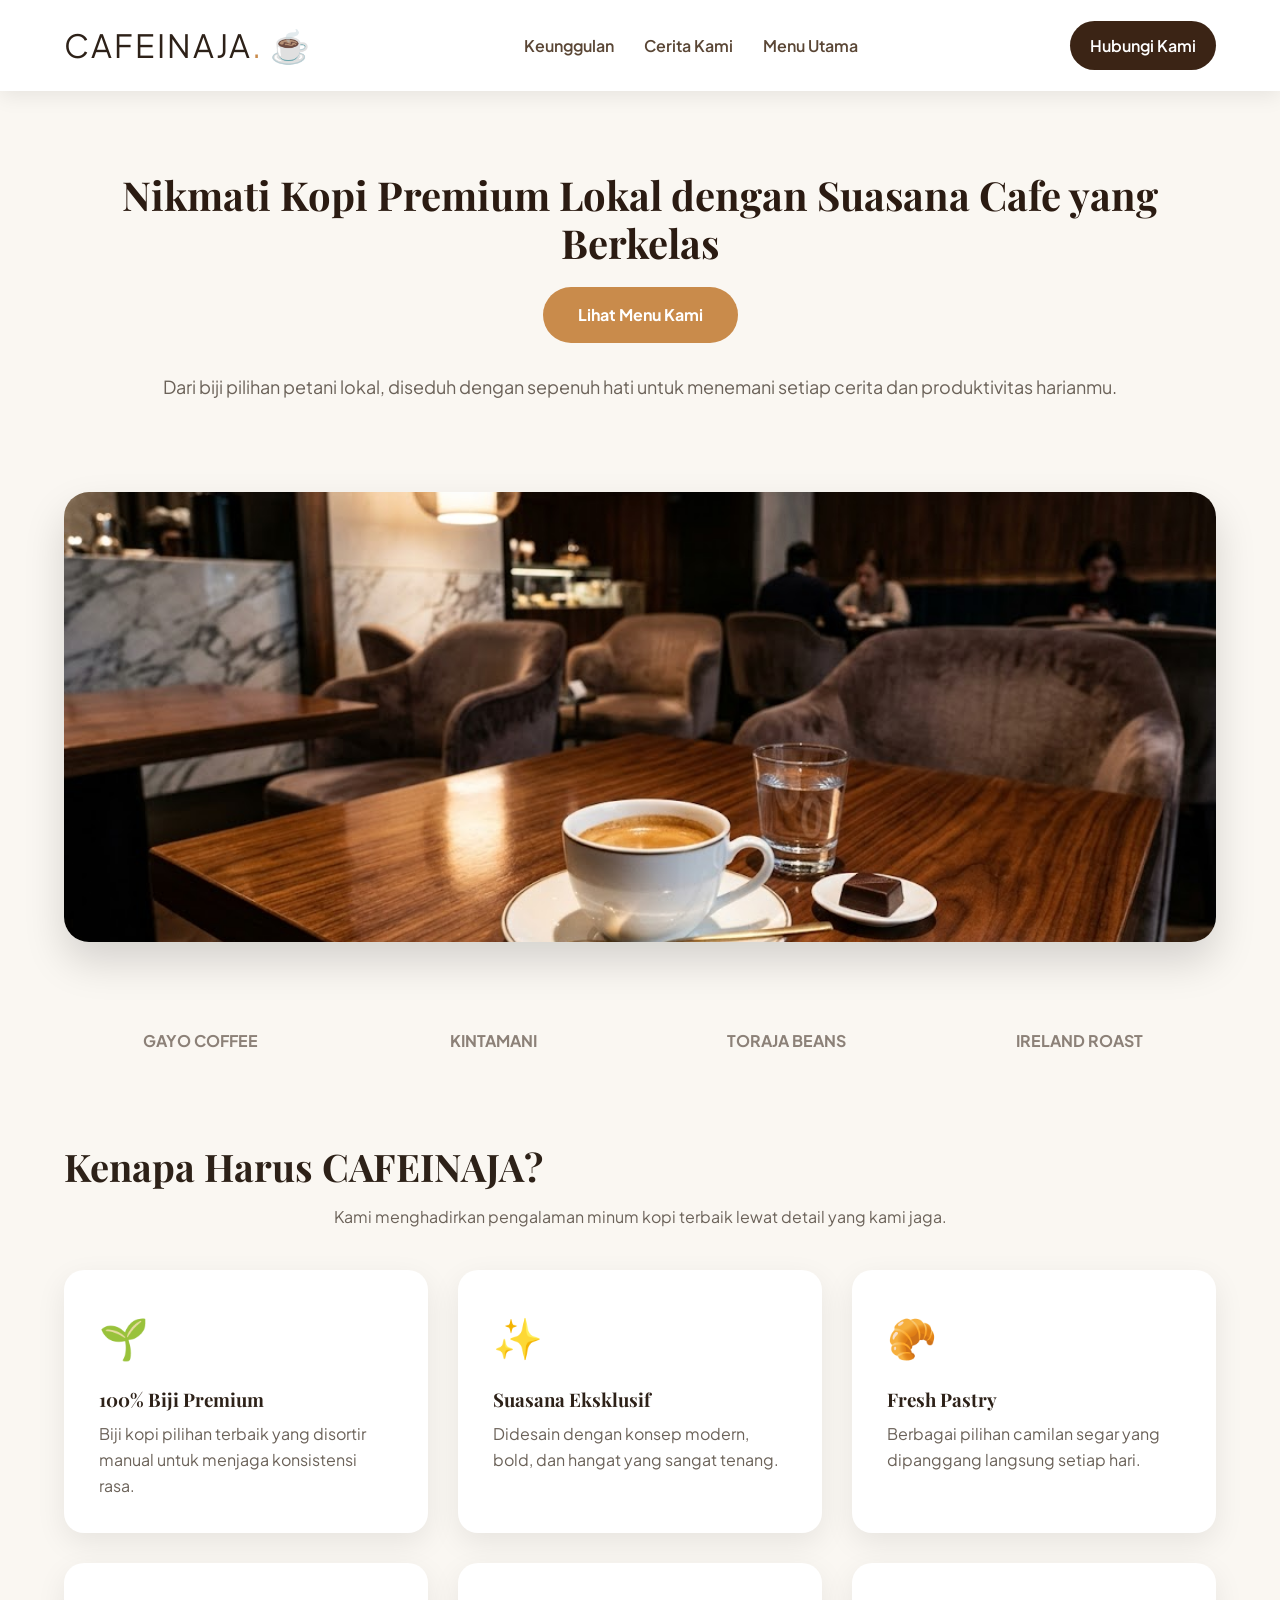
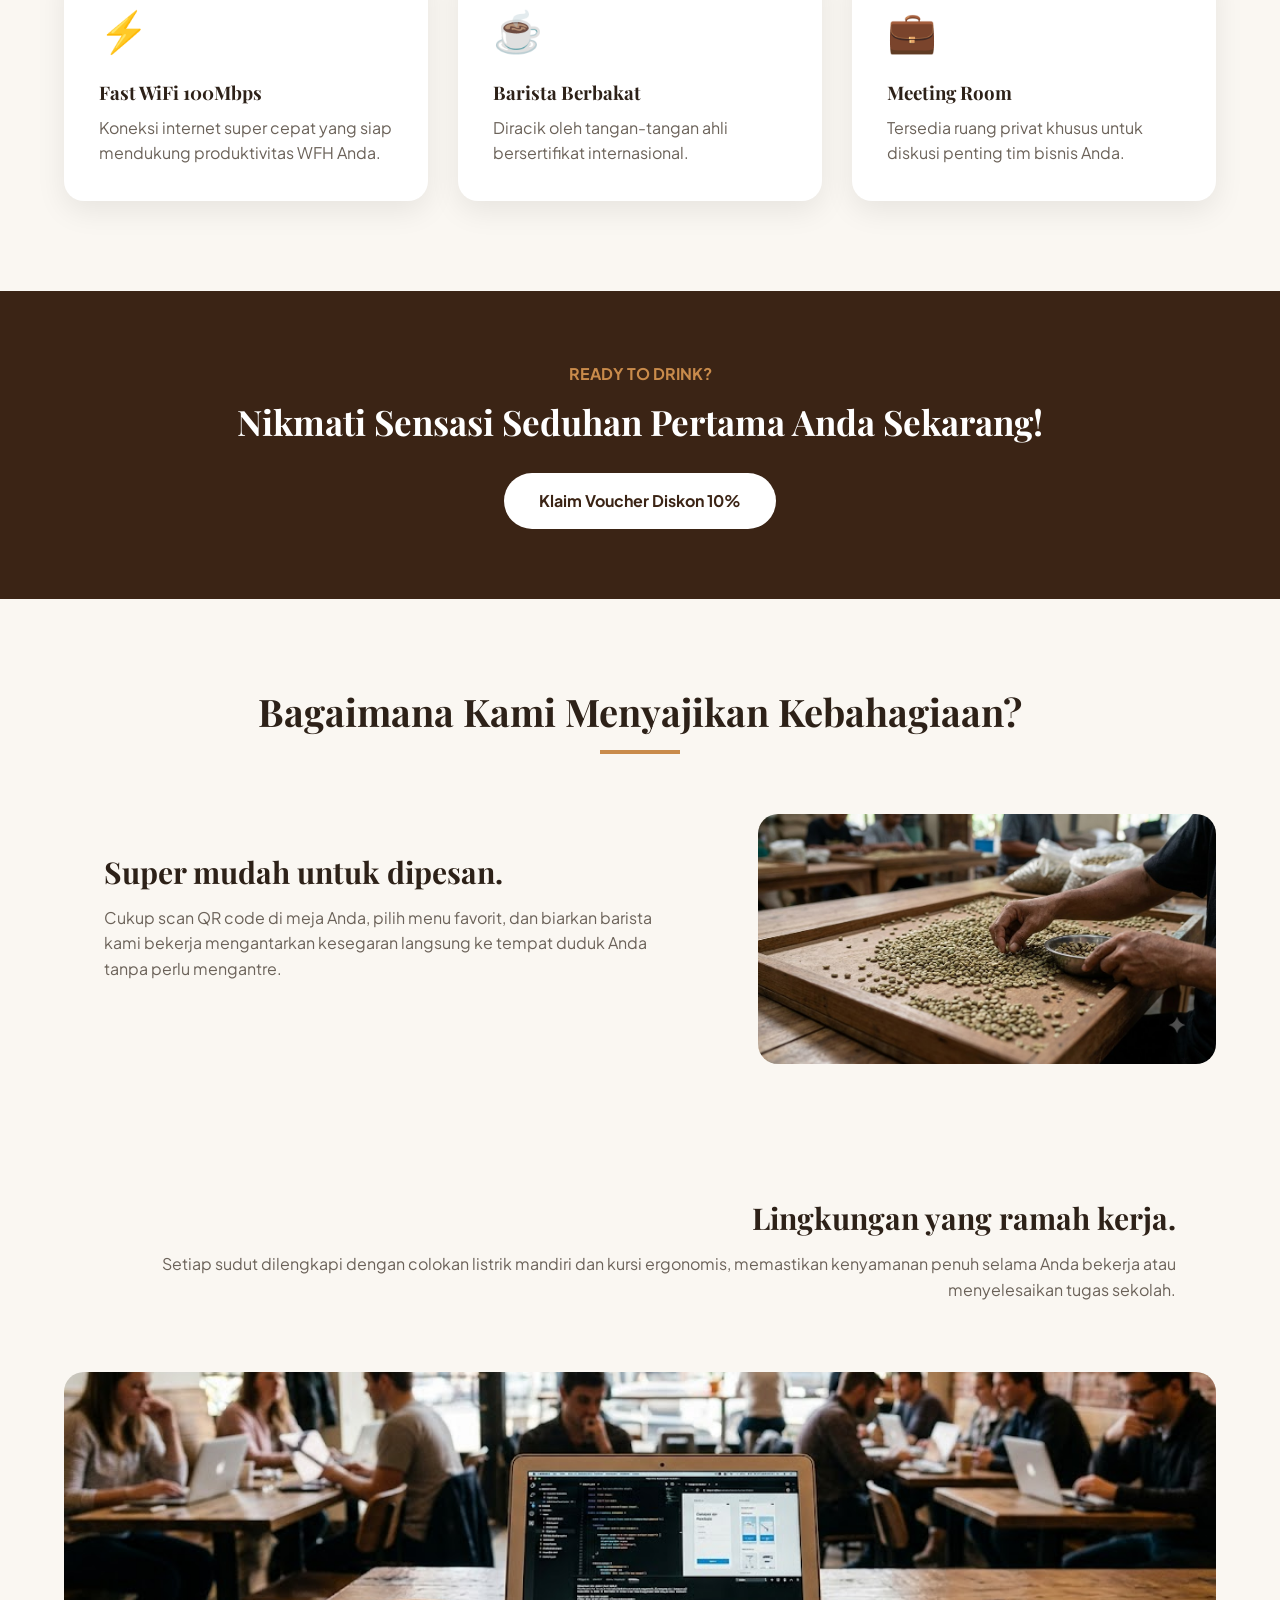
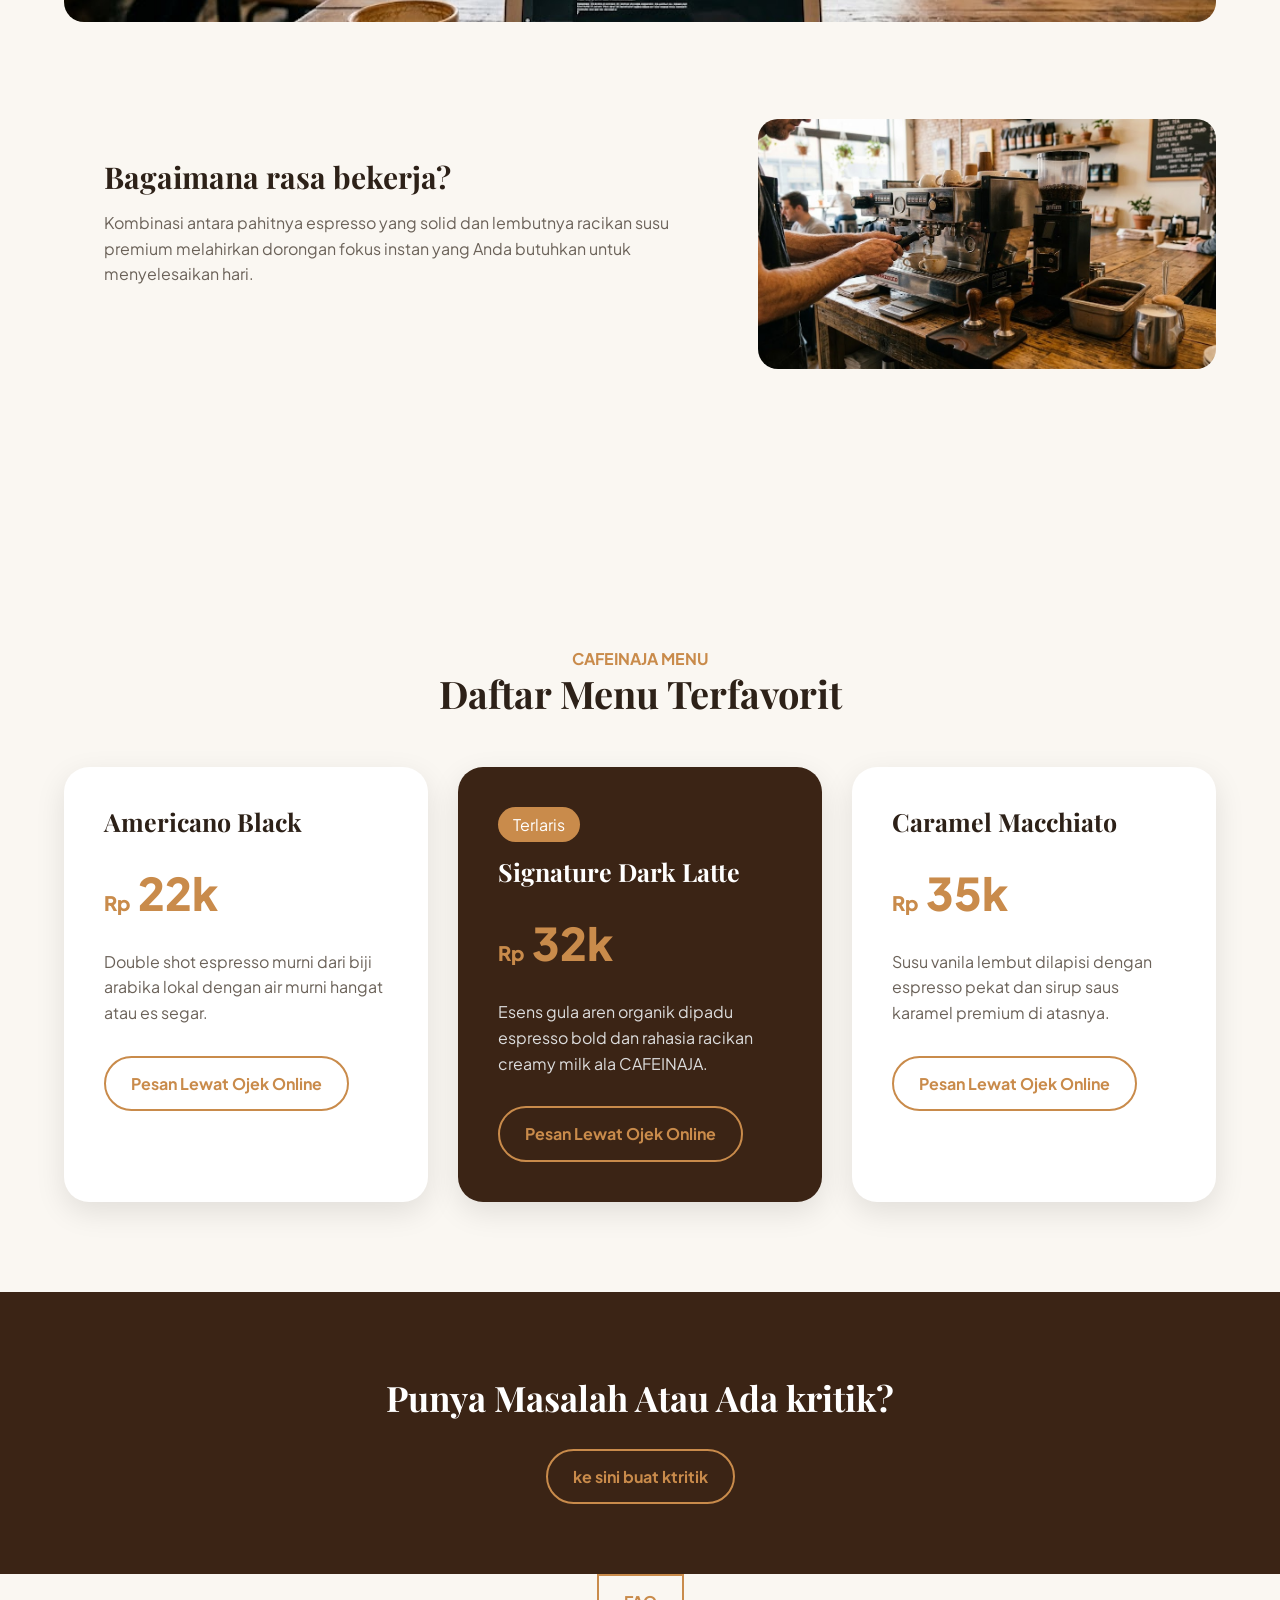
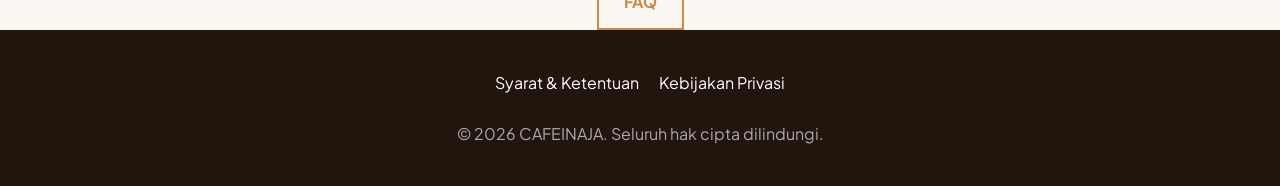
<file: index.html>
<!DOCTYPE html>
<html lang="id">
   <head>
      <meta charset="UTF-8">
      <meta name="viewport" content="width=device-width, initial-scale=1.0">
      <meta name="description" content="CAFEINAJA menghadirkan kopi premium lokal, suasana cafe estetik, dan tempat nyaman untuk bekerja maupun nongkrong.">
      <link rel="icon" href="./media/logo.png">
      <title>Kopi Lokal Premium & Tempat Nongkrong Estetik | CAFEINAJA</title>
      <link rel="stylesheet" href="./style.css">
      <link rel="preconnect" href="https://fonts.googleapis.com">
      <link rel="preconnect" href="https://fonts.gstatic.com" crossorigin>
      <link href="https://fonts.googleapis.com/css2?family=Playfair+Display:wght@600;700;800&family=Plus+Jakarta+Sans:wght@400;500;600;700;800&display=swap" rel="stylesheet">
      <link href="https://fonts.googleapis.com/css2?family=Plus+Jakarta+Sans:wght@400;500;600;700;800&display=swap" rel="stylesheet">
   </head>
   <body>
      <!-- 1. HEADER (Navigation) -->
      <header>
         <div class="container">
            <div class="logo">CAFEINAJA<span>.</span></div>
            <nav>
               <ul>
                  <li><a href="#keunggulan">Keunggulan</a></li>
                  <li><a href="#cerita-kami">Cerita Kami</a></li>
                  <li><a href="#menu-favorit">Menu Utama</a></li>
               </ul>
            </nav>
            <a href="https://wa.me/6285218887044" target="_blank" class="btn-login">
            Hubungi Kami
            </a>
         </div>
      </header>
      <main>
         <!-- 2. HERO SECTION -->
         <section class="hero">
            <div class="container">
               <div class="hero-left">
                  <h1>Nikmati Kopi Premium Lokal dengan Suasana Cafe yang Berkelas</h1>
                  <a href="#menu-favorit" class="btn-primary">Lihat Menu Kami</a>
               </div>
               <div class="hero-right">
                  <p>Dari biji pilihan petani lokal, diseduh dengan sepenuh hati untuk menemani setiap cerita dan produktivitas harianmu.</p>
               </div>
               <div class="hero-image">
                  <img src="./media/suasanacafe.jpg" alt="Suasana meja cafe modern luxury dengan cangkir espresso">
               </div>
            </div>
         </section>
         <!-- 3. LOGOS SECTION -->
         <section class="logos">
            <div class="container text-center">
               <span class="logo-item">GAYO COFFEE</span>
               <span class="logo-item">KINTAMANI</span>
               <span class="logo-item">TORAJA BEANS</span>
               <span class="logo-item">IRELAND ROAST</span>
            </div>
         </section>
         <!-- 4. FEATURES SECTION (6 Cards seperti di gambar) -->
         <section id="keunggulan" class="features">
            <div class="container">
               <h2>Kenapa Harus CAFEINAJA?</h2>
               <p class="section-subtitle">Kami menghadirkan pengalaman minum kopi terbaik lewat detail yang kami jaga.</p>
               <div class="feature-grid">
                  <article class="feature-card">
                     <div class="icon-coffee">🌱</div>
                     <h3>100% Biji Premium</h3>
                     <p>Biji kopi pilihan terbaik yang disortir manual untuk menjaga konsistensi rasa.</p>
                  </article>
                  <article class="feature-card">
                     <div class="icon-coffee">✨</div>
                     <h3>Suasana Eksklusif</h3>
                     <p>Didesain dengan konsep modern, bold, dan hangat yang sangat tenang.</p>
                  </article>
                  <article class="feature-card">
                     <div class="icon-coffee">🥐</div>
                     <h3>Fresh Pastry</h3>
                     <p>Berbagai pilihan camilan segar yang dipanggang langsung setiap hari.</p>
                  </article>
                  <!-- Baris kedua sesuai gambar referensi -->
                  <article class="feature-card">
                     <div class="icon-coffee">⚡</div>
                     <h3>Fast WiFi 100Mbps</h3>
                     <p>Koneksi internet super cepat yang siap mendukung produktivitas WFH Anda.</p>
                  </article>
                  <article class="feature-card">
                     <div class="icon-coffee">☕</div>
                     <h3>Barista Berbakat</h3>
                     <p>Diracik oleh tangan-tangan ahli bersertifikat internasional.</p>
                  </article>
                  <article class="feature-card">
                     <div class="icon-coffee">💼</div>
                     <h3>Meeting Room</h3>
                     <p>Tersedia ruang privat khusus untuk diskusi penting tim bisnis Anda.</p>
                  </article>
               </div>
            </div>
         </section>
         <!-- 5. MIDDLE CTA BANNER -->
         <section class="cta-banner">
            <div class="container">
               <p class="cta-subtitle">READY TO DRINK?</p>
               <h3>Nikmati Sensasi Seduhan Pertama Anda Sekarang!</h3>
               <a href="#" class="btn-white">
               Klaim Voucher Diskon 10%
               </a> 
            </div>
         </section>
         <!-- 6. HOW IT WORKS / ABOUT (3 Baris Selang-Seling sesuai Gambar) -->
         <section id="cerita-kami" class="how-it-works">
            <div class="container">
               <h2 class="text-center section-title-dark">Bagaimana Kami Menyajikan Kebahagiaan?</h2>
               <!-- Baris 1: Gambar Kiri, Teks Kanan -->
               <div class="work-step row-1">
                  <div class="step-img-box img-left">
                     <img src="./media/pemilihanbiji.jpg" alt="Proses pemilihan biji kopi">
                  </div>
                  <div class="step-content content-right">
                     <h3>Super mudah untuk dipesan.</h3>
                     <p>Cukup scan QR code di meja Anda, pilih menu favorit, dan biarkan barista kami bekerja mengantarkan kesegaran langsung ke tempat duduk Anda tanpa perlu mengantre.</p>
                  </div>
                  <div class="clearfix"></div>
               </div>
               <!-- Baris 2: Teks Kiri, Gambar Kanan -->
               <div class="work-step row-2">
                  <div class="step-content content-left">
                     <h3>Lingkungan yang ramah kerja.</h3>
                     <p>Setiap sudut dilengkapi dengan colokan listrik mandiri dan kursi ergonomis, memastikan kenyamanan penuh selama Anda bekerja atau menyelesaikan tugas sekolah.</p>
                  </div>
                  <div class="step-img-box img-right">
                     <img src="./media/wfc.jpg" alt="Suasana meja kerja cafe">
                  </div>
                  <div class="clearfix"></div>
               </div>
               <!-- Baris 3: Gambar Kiri, Teks Kanan -->
               <div class="work-step row-3">
                  <div class="step-img-box img-left">
                     <img src="./media/mejakrj.jpg" alt="Proses penyajian kopi">
                  </div>
                  <div class="step-content content-right">
                     <h3>Bagaimana rasa bekerja?</h3>
                     <p>Kombinasi antara pahitnya espresso yang solid dan lembutnya racikan susu premium melahirkan dorongan fokus instan yang Anda butuhkan untuk menyelesaikan hari.</p>
                  </div>
                  <div class="clearfix"></div>
               </div>
            </div>
         </section>
         <!-- 7. PRICING / MENU SECTION (3 Cards Sesuai Gambar) -->
         <section id="menu-favorit" class="pricing">
            <div class="container">
               <p class="cta-subtitle text-center">CAFEINAJA MENU</p>
               <h2>Daftar Menu Terfavorit</h2>
               <div class="pricing-grid">
                  <!-- Kartu 1: Kiri -->
                  <div class="pricing-card">
                     <h3>Americano Black</h3>
                     <div class="price"><span>Rp</span> 22k</div>
                     <p class="menu-desc">Double shot espresso murni dari biji arabika lokal dengan air murni hangat atau es segar.</p>
                     <a href="#" class="btn-secondary">
                     Pesan Lewat Ojek Online
                     </a>                  
                  </div>
                  <!-- Kartu 2: Tengah (Best Seller/Featured) -->
                  <div class="pricing-card featured">
                     <div class="badge">Terlaris</div>
                     <h3>Signature Dark Latte</h3>
                     <div class="price"><span>Rp</span> 32k</div>
                     <p class="menu-desc">Esens gula aren organik dipadu espresso bold dan rahasia racikan creamy milk ala CAFEINAJA.</p>
                     <a href="#" class="btn-secondary">
                     Pesan Lewat Ojek Online
                     </a>
                  </div>
                  <!-- Kartu 3: Kanan -->
                  <div class="pricing-card">
                     <h3>Caramel Macchiato</h3>
                     <div class="price"><span>Rp</span> 35k</div>
                     <p class="menu-desc">Susu vanila lembut dilapisi dengan espresso pekat dan sirup saus karamel premium di atasnya.</p>
                     <a href="#" class="btn-secondary">
                     Pesan Lewat Ojek Online
                     </a>
                  </div>
               </div>
            </div>
         </section>
         <!-- 8. BOTTOM CTA BANNER -->
         <section class="cta-banner bottom-cta">
            <div class="container">
               <h3>Punya Masalah Atau Ada kritik?</h3>
               <a href="./kontak.html" class="btn-kntk">
                     ke sini buat ktritik
                     </a>
            </div>
         </section>
      </main>
      <nav class="faq">          
         <a href="./FAQ.html" class="btn-faq">
         FAQ
         </a>
      </nav>
      <!-- 9. FOOTER -->
      <footer>
         <div class="container">
            <div class="footer-links">
               <a href="#">Syarat & Ketentuan</a>
               <a href="#">Kebijakan Privasi</a>
            </div>
            <div class="copyright">
               © 2026 CAFEINAJA. Seluruh hak cipta dilindungi.
            </div>
         </div>
      </footer>
   </body>
</html>
</file>
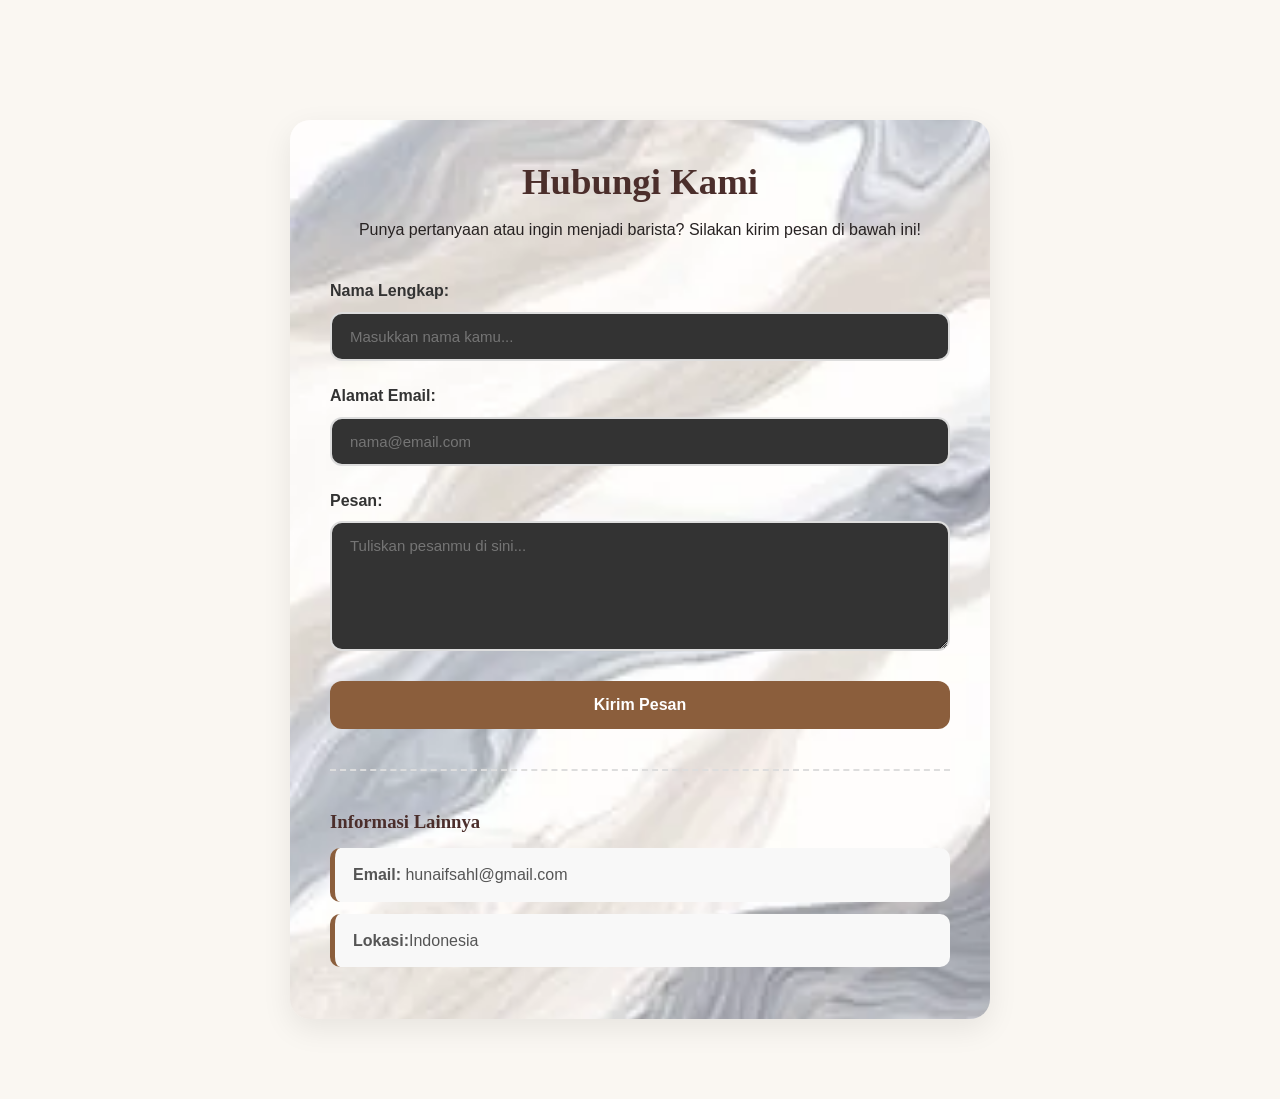
<file: kontak.html>
<!DOCTYPE html>
<html lang="id">
<head>
  <meta charset="UTF-8">
  <title>Hubungi Kami</title>
  <link rel="stylesheet" href="./style.css">
</head>
<body>

<section class="contact-page">

  <h1 class="contact-title">Hubungi Kami</h1>

  <p class="contact-subtitle">
    Punya pertanyaan atau ingin menjadi barista? Silakan kirim pesan di bawah ini!
  </p>

  <!-- Form Kontak -->
  <form action="#" class="contact-form">

    <div class="form-group">
      <label for="nama">Nama Lengkap:</label>
      <input type="text" id="nama" name="nama"
      placeholder="Masukkan nama kamu..." required>
    </div>

    <div class="form-group">
      <label for="email">Alamat Email:</label>
      <input type="email" id="email" name="email"
      placeholder="nama@email.com" required>
    </div>

    <div class="form-group">
      <label for="pesan">Pesan:</label>
      <textarea id="pesan" name="pesan" rows="4"
      placeholder="Tuliskan pesanmu di sini..." required></textarea>
    </div>

    <button type="submit" class="submit-btn">
      Kirim Pesan
    </button>

  </form>

  <hr class="contact-divider">

  <div class="contact-info">
    <h3>Informasi Lainnya</h3>

    <ul>
      <li><strong>Email:</strong> hunaifsahl@gmail.com</li>
      <li><strong>Lokasi:</strong>Indonesia</li>
    </ul>
  </div>

</section>

</body>
</html>
</file>
<file: style.css>
/* =========================
RESET & VARIABLES
========================= */
:root {
--coffee: #3b2415;
--gold: #c98b4b;
--cream: #faf7f2;
--text: #2d2118;
}
* {
margin: 0;
padding: 0;
box-sizing: border-box;
}
html {
scroll-behavior: smooth;
}
body {
font-family: 'Plus Jakarta Sans', sans-serif;
color: var(--text);
background: var(--cream);
line-height: 1.6;
text-decoration: none;
}
/* =========================
GLOBAL
========================= */
.container {
width: 90%;
max-width: 1200px;
margin: auto;
}
.text-center {
text-align: center;
}
h1, h2, h3 {
font-family: 'Playfair Display', serif;
line-height: 1.2;
}
h2 {
font-size: 2.375rem; /* 38px */
margin-bottom: 15px;
}
p {
color: #6b6259;
}
/* Pseudo-element tambahan untuk dekorasi judul agar guru makin bangga */
.section-title-dark {
margin-bottom: 60px;
position: relative;
}
.section-title-dark::after {
content: "";
display: block;
width: 80px;
height: 4px;
background: var(--gold);
margin: 15px auto 0;
}
/* =========================
HEADER & NAVBAR
========================= */
header {
background: #fff;
padding: 20px 0;
position: sticky;
top: 0;
z-index: 1000;
box-shadow: 0 5px 20px rgba(0,0,0,.08);
}
header .container {
display: flex;
flex-direction: row;
justify-content: space-between;
align-items: center;
}
/* LOGO */
.logo {
font-size: 2rem;
letter-spacing: 2px;
text-transform: uppercase;
}
.logo::after {
content: " ☕";
}
.logo span {
color: var(--gold);
}
/* NAVIGATION */
nav ul {
list-style: none;
display: flex;
flex-direction: row;
align-items: center;
gap: 30px;
}
nav a {
text-decoration: none;
color: #5a4635;
font-weight: 600;
transition: .3s;
}
nav a:hover {
color: var(--gold);
}
/* BUTTON LOGIN */
.btn-login {
display: inline-block;
padding: 12px 20px;
background: var(--coffee);
color:white;
border-radius:30px;
text-decoration:none;
font-weight:600;
transition:.3s;
}
.btn-login:hover {
background:var(--gold);
transform:translateY(-3px);
}
/* =========================
RESPONSIVE NAVBAR
========================= */
@media(max-width:768px){
header{
padding:15px 0;
}
header .container{
flex-direction:column;
gap:15px;
}
nav ul{
flex-direction:column;
gap:15px;
}
.logo{
font-size:1.5rem;
}
nav a{
font-size:14px;
}
.btn-login{
padding:10px 18px;
font-size:14px;
}
}
/* =========================
HERO (Flexbox)
========================= */
.hero {
padding: 5rem 0;
}
.hero .container {
display: grid;
grid-template-columns: 1fr; /* 1 Kolom untuk HP */
gap: 30px;
text-align: center;
}
.hero-left,
.hero-right{
width:100%;
}
.hero-left h1 {
font-size: 2.5rem; /* Ukuran font lebih kecil untuk HP */
color: #2b1b12;
margin-bottom: 20px;
}
.hero-right p {
font-size: 1.125rem; /* 18px */
}
.btn-primary {
display: inline-block;
background: var(--gold);
color: white;
padding: 15px 35px;
border-radius: 40px;
text-decoration: none;
font-weight: 700;
transition: .3s;
}
.btn-primary:hover {
background: #a96d32;
transform: translateY(-3px);
}
.hero-image {
margin-top: 60px;
width: 100%;
grid-column:1 / -1;
}
.hero-image img {
width: 100%;
height: 450px;
object-fit: cover;
border-radius: 25px;
box-shadow: 0 20px 40px rgba(0,0,0,.15);
}
/* =========================
LOGOS (CSS Grid)
========================= */
.logos .container {
display: grid;
grid-template-columns: repeat(auto-fit, minmax(150px, 1fr));
align-items: center;
gap: 20px;
}
.logo-item {
text-align: center;
font-weight: 700;
color: #8c8178;
/* flex: 1 dihapus */
}
/* =========================
FEATURES (Flexbox)
========================= */
.features {
padding: 5.625rem 0;
}
.section-subtitle {
text-align: center;
margin-bottom: 40px;
}
.feature-grid {
display: grid;
grid-template-columns: repeat(auto-fit, minmax(280px, 1fr)); 
gap: 30px;
}
.feature-card {
padding: 35px;
background: white;
border-radius: 20px;
box-shadow: 0 10px 30px rgba(0,0,0,.08);
transition: .3s;
/* flex: 1 dan flex-basis dihapus */
}
.feature-card:hover {
transform: translateY(-10px);
}
.icon-coffee {
font-size: 2.5rem;
margin-bottom: 20px;
}
.feature-card h3 {
margin-bottom: 10px;
}
/* =========================
CTA
========================= */
.cta-banner {
background: var(--coffee);
color: white;
padding: 70px 0;
text-align: center;
}
.cta-banner h3 {
font-size: 2.1875rem;
margin: 15px 0 30px;
}
.cta-subtitle {
color: var(--gold);
font-weight: 700;
}
.btn-white {
padding: 15px 35px;
border: none;
border-radius: 40px;
background: white;
color: var(--coffee);
font-weight: 700;
cursor: pointer;
display: inline-block;
text-decoration: none;
transition: .3s;
}
.btn-white:hover {
transform: translateY(-3px);
}
/* =========================
HOW IT WORKS (Flexbox)
========================= */
.how-it-works {
padding: 5.625rem 0;
}
.work-step {
display: grid;
grid-template-columns: 1fr; /* 1 Kolom untuk HP */
gap: 30px;
margin-bottom: 60px;
text-align: center;
}
/* Membalik posisi untuk elemen genap menggunakan penempatan Grid */
.work-step:nth-child(even) .step-img-box {
grid-column: 2 / 3; /* Gambar pindah ke kolom 2 */
grid-row: 1;
}
.work-step:nth-child(even) .step-content {
grid-column: 1 / 2; /* Teks pindah ke kolom 1 */
grid-row: 1;
}
.step-img-box img {
width: 100%;
height: 250px; /* Sedikit lebih pendek di HP */
object-fit: cover;
border-radius: 20px;
}
.step-content {
padding: 40px;
}
.step-content h3 {
font-size: 1.875rem;
margin-bottom: 15px;
}
.content-right {
text-align: left;
}
.content-left {
text-align: right;
}
/* =========================
PRICING MENU (Flexbox)
========================= */
.pricing {
padding: 5.625rem 0;
}
.pricing h2 {
text-align: center;
margin-bottom: 50px;
}
.pricing-grid {
display: grid;
grid-template-columns: repeat(auto-fit, minmax(300px, 1fr));
gap: 30px;
align-items: stretch;
}
.pricing-card {
padding: 40px;
background: white;
border-radius: 25px;
box-shadow: 0 10px 30px rgba(0,0,0,.1);
transition: .3s;
/* flex: 1 dihapus */
}
.pricing-card:hover {
transform: translateY(-10px);
}
.pricing-card h3 {
font-size: 1.5625rem;
}
.price {
font-size: 2.8125rem;
font-weight: 800;
color: var(--gold);
margin: 20px 0;
}
.price span {
font-size: 1.25rem;
}
.menu-desc {
margin-bottom: 30px;
}
.btn-secondary {
display: inline-block;
text-decoration: none;
padding: 13px 25px;
border-radius: 30px;
border: 2px solid var(--gold);
background: none;
color: var(--gold);
font-weight: 700;
transition: .3s;
}
.btn-secondary:hover {
background: var(--gold);
color: white;
}
/* Implementasi align-self untuk kartu featured (bisa sedikit berbeda posisi sesuai materi) */
.featured {
background: var(--coffee);
color: white;
align-self: center; /* Contoh penggunaan align-self pada child flex */
}
.featured p {
color: #ddd;
}
.badge {
background: var(--gold);
display: inline-block;
padding: 5px 15px;
border-radius: 20px;
margin-bottom: 15px;
}
/* =========================
FOOTER (Flexbox)
========================= */
footer {
padding: 40px 0;
background: #21150e;
}
footer .container {
display: flex;
flex-direction: column;
align-items: center;
gap: 15px;
}
.footer-links {
display: flex;
gap: 20px;
}
footer a {
color: white;
text-decoration: none;
transition: .3s;
}
footer a:hover {
color: var(--gold);
}
.copyright {
margin-top: 10px;
color: #aaa;
}
/* =========================
ANIMATIONS
========================= */
.hero-left, .hero-right, .feature-card, .pricing-card {
animation: fadeUp .8s ease;
}
@keyframes fadeUp {
from {
opacity: 0;
transform: translateY(30px);
}
to {
opacity: 1;
transform: translateY(0);
}
}

/* ==========================
   CONTACT PAGE
========================== */

.contact-page{
    max-width:700px;
    margin:120px auto 80px;
    padding:40px;
    background-image: url(./media/bg-kntk.png);
    background-attachment: fixed;
    background-size: cover;
    border-radius:20px;
    box-shadow:0 10px 30px rgba(0,0,0,.08);
}

.contact-title{
    font-size:2.3rem;
    color:#4b2e2b;
    margin-bottom:12px;
    text-align:center;
}

.contact-subtitle{
    text-align:center;
    color:#272222;
    margin-bottom:35px;
    line-height:1.7;
}

.contact-form .form-group{
    margin-bottom:22px;
}

.contact-form label{
    display:block;
    margin-bottom:8px;
    font-weight:600;
    color:#333;
}

.contact-form input,
.contact-form textarea{
    width:100%;
    background-color: #333;
    padding:14px 18px;
    border:2px solid #ddd;
    border-radius:12px;
    font-size:15px;
    outline:none;
    transition:.3s;
    box-sizing:border-box;
    font-family:inherit;
}

.contact-form input:focus,
.contact-form textarea:focus{
    border-color:#8b5e3c;
    box-shadow:0 0 10px rgba(139,94,60,.2);
}

.contact-form textarea{
    resize:vertical;
    min-height:130px;
}

.submit-btn{
    width:100%;
    padding:15px;
    border:none;
    border-radius:12px;
    background:#8b5e3c;
    color:#fff;
    font-size:16px;
    font-weight:600;
    cursor:pointer;
    transition:.3s;
}

.submit-btn:hover{
    background:#6d472c;
    transform:translateY(-2px);
}

.contact-divider{
    margin:40px 0;
    border:none;
    border-top:2px dashed #ddd;
}

.contact-info h3{
    color:#4b2e2b;
    margin-bottom:15px;
}

.contact-info ul{
    list-style:none;
    padding:0;
}

.contact-info li{
    background:#f8f8f8;
    margin-bottom:12px;
    padding:14px 18px;
    border-left:5px solid #8b5e3c;
    border-radius:10px;
    color:#555;
}
.btn-kntk{
display: inline-block;
text-decoration: none;
padding: 13px 25px;
border-radius: 30px;
border: 2px solid var(--gold);
background: none;
color: var(--gold);
font-weight: 700;
transition: .3s;
}

.btn-kntk:hover{
    background:#3d322a;
    color: wheat;
    transform:translateY(-2px);
}

.faq{
    justify-content: center;
    text-align: center;
}
.btn-faq{
display: inline-block;
text-decoration: none;
text-align: justify;
justify-content: center;
padding: 13px 25px;
border-radius: none;
border: 2px solid var(--gold);
background: none;
color: var(--gold);
font-weight: 700;
transition: .3s;
}

.btn-faq:hover{
    background:#3d322a;
    color: wheat;
    transform:translateY(-2px);
}
</file>
